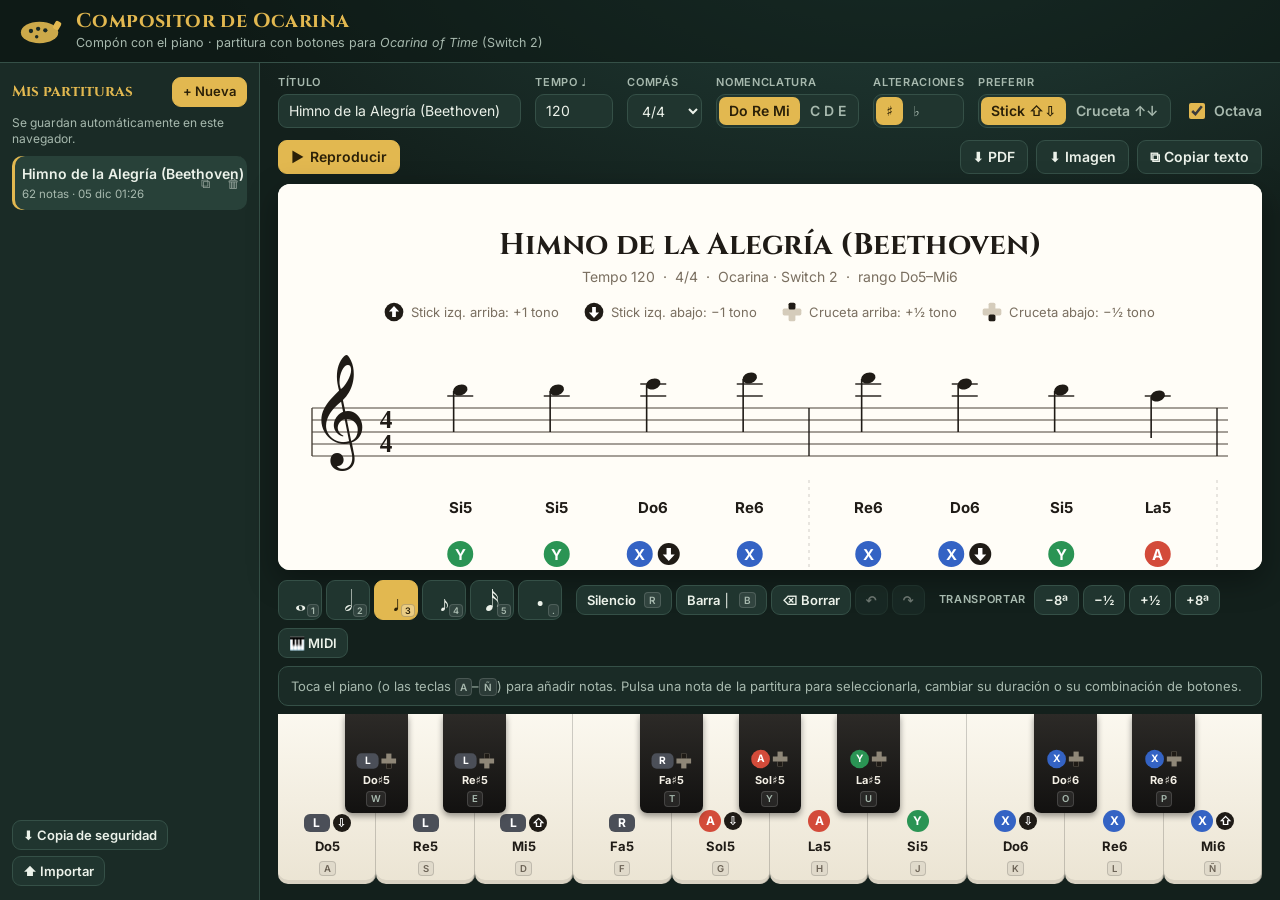
<file: index.html>
<!doctype html>
<html lang="es">
<head>
  <meta charset="utf-8">
  <meta name="viewport" content="width=device-width, initial-scale=1">
  <title>Compositor de Ocarina</title>
  <meta name="description" content="Compón con un piano y obtén partituras con los botones de la ocarina de Ocarina of Time (Switch 2).">
  <link rel="preconnect" href="https://fonts.googleapis.com">
  <link rel="preconnect" href="https://fonts.gstatic.com" crossorigin>
  <link href="https://fonts.googleapis.com/css2?family=Cinzel:wght@600;700&family=Inter:wght@400;600;700&family=Noto+Music&display=swap" rel="stylesheet">
  <link rel="stylesheet" href="css/styles.css">
</head>
<body>
  <header class="topbar">
    <button id="toggleLibrary" class="icon-btn lib-toggle" aria-label="Mis partituras" title="Mis partituras">☰</button>
    <div class="brand">
      <svg class="logo" viewBox="0 0 64 40" aria-hidden="true">
        <ellipse cx="30" cy="22" rx="26" ry="15" fill="currentColor" opacity=".9"/>
        <rect x="50" y="6" width="9" height="12" rx="3" fill="currentColor" transform="rotate(30 54 12)"/>
        <circle cx="18" cy="20" r="3" fill="#1b2a25"/><circle cx="28" cy="17" r="3" fill="#1b2a25"/>
        <circle cx="38" cy="19" r="3" fill="#1b2a25"/><circle cx="26" cy="28" r="2.4" fill="#1b2a25"/>
      </svg>
      <div>
        <h1>Compositor de Ocarina</h1>
        <p>Compón con el piano · partitura con botones para <em>Ocarina of Time</em> (Switch 2)</p>
      </div>
    </div>
  </header>

  <div class="layout">
    <aside id="library" class="library" aria-label="Mis partituras">
      <div class="lib-head">
        <h2>Mis partituras</h2>
        <button id="newScore" class="btn primary small">+ Nueva</button>
      </div>
      <p class="lib-note">Se guardan automáticamente en este navegador.</p>
      <ul id="scoreList" class="score-list"></ul>
      <div class="lib-foot">
        <button id="exportJson" class="btn small">⬇ Copia de seguridad</button>
        <label class="btn small">⬆ Importar<input type="file" id="importJson" accept=".json,application/json" hidden></label>
      </div>
    </aside>
    <div id="libScrim" class="scrim" hidden></div>

    <main class="main">
      <section class="toolbar">
        <div class="field grow">
          <label for="title">Título</label>
          <input id="title" type="text" maxlength="80" placeholder="Mi canción">
        </div>
        <div class="field">
          <label for="tempo">Tempo ♩</label>
          <input id="tempo" type="number" min="30" max="300" step="1">
        </div>
        <div class="field">
          <label for="timeSig">Compás</label>
          <select id="timeSig">
            <option value="4/4">4/4</option>
            <option value="3/4">3/4</option>
            <option value="2/4">2/4</option>
            <option value="6/8">6/8</option>
            <option value="free">Libre</option>
          </select>
        </div>

        <div class="field">
          <span class="label">Nomenclatura</span>
          <div class="seg" data-setting="naming" role="group" aria-label="Nomenclatura">
            <button data-value="solfege">Do Re Mi</button>
            <button data-value="letters">C D E</button>
          </div>
        </div>
        <div class="field">
          <span class="label">Alteraciones</span>
          <div class="seg" data-setting="acc" role="group" aria-label="Alteraciones">
            <button data-value="sharp">♯</button>
            <button data-value="flat">♭</button>
          </div>
        </div>
        <div class="field">
          <span class="label">Preferir</span>
          <div class="seg" data-setting="method" role="group" aria-label="Método preferido">
            <button data-value="stick" title="Usar el stick izquierdo (⇧ ⇩) cuando sea posible">Stick ⇧⇩</button>
            <button data-value="dpad" title="Usar la cruceta (↑ ↓) cuando sea posible">Cruceta ↑↓</button>
          </div>
        </div>
        <label class="check"><input type="checkbox" id="showOctave"> Octava</label>
      </section>

      <section class="actions">
        <button id="playBtn" class="btn primary"><span class="play-ico">▶</span> <span class="play-txt">Reproducir</span></button>
        <div class="spacer"></div>
        <button id="pdfBtn" class="btn">⬇ PDF</button>
        <button id="pngBtn" class="btn">⬇ Imagen</button>
        <button id="txtBtn" class="btn">⧉ Copiar texto</button>
      </section>

      <section class="score-wrap" id="scoreWrap">
        <canvas id="scoreCanvas" aria-label="Partitura"></canvas>
      </section>

      <section class="dock">
        <div class="editor">
          <div class="group" role="group" aria-label="Duración">
            <button class="dur" data-dur="w" title="Redonda (1)"><span class="nglyph">𝅝</span><kbd>1</kbd></button>
            <button class="dur" data-dur="h" title="Blanca (2)"><span class="nglyph">𝅗𝅥</span><kbd>2</kbd></button>
            <button class="dur" data-dur="q" title="Negra (3)"><span class="nglyph">♩</span><kbd>3</kbd></button>
            <button class="dur" data-dur="e" title="Corchea (4)"><span class="nglyph">♪</span><kbd>4</kbd></button>
            <button class="dur" data-dur="s" title="Semicorchea (5)"><span class="nglyph">𝅘𝅥𝅯</span><kbd>5</kbd></button>
            <button id="dotBtn" class="dur" title="Puntillo (.)"><span class="nglyph">•</span><kbd>.</kbd></button>
          </div>
          <div class="group">
            <button id="restBtn" class="btn small" title="Añadir silencio (R)">Silencio <kbd>R</kbd></button>
            <button id="barBtn" class="btn small" title="Barra de compás (B)">Barra │ <kbd>B</kbd></button>
            <button id="delBtn" class="btn small" title="Borrar nota seleccionada (Retroceso)">⌫ Borrar</button>
            <button id="undoBtn" class="btn small" title="Deshacer (Ctrl+Z)">↶</button>
            <button id="redoBtn" class="btn small" title="Rehacer (Ctrl+Y)">↷</button>
          </div>
          <div class="group" role="group" aria-label="Transportar">
            <span class="mini-label">Transportar</span>
            <button class="btn small" data-tr="-12" title="Bajar una octava">−8ª</button>
            <button class="btn small" data-tr="-1" title="Bajar medio tono">−½</button>
            <button class="btn small" data-tr="1" title="Subir medio tono">+½</button>
            <button class="btn small" data-tr="12" title="Subir una octava">+8ª</button>
          </div>
          <div class="group">
            <button id="midiBtn" class="btn small" title="Usar un teclado MIDI conectado">🎹 MIDI</button>
          </div>
        </div>
        <div id="selInfo" class="sel-info"></div>
        <div class="piano-wrap">
          <div id="piano" class="piano" aria-label="Piano"></div>
        </div>
      </section>
    </main>
  </div>

  <div id="toast" class="toast" role="status" aria-live="polite"></div>

  <script src="js/notes.js"></script>
  <script src="js/render.js"></script>
  <script src="js/audio.js"></script>
  <script src="js/pdf.js"></script>
  <script src="js/app.js"></script>
</body>
</html>
</file>
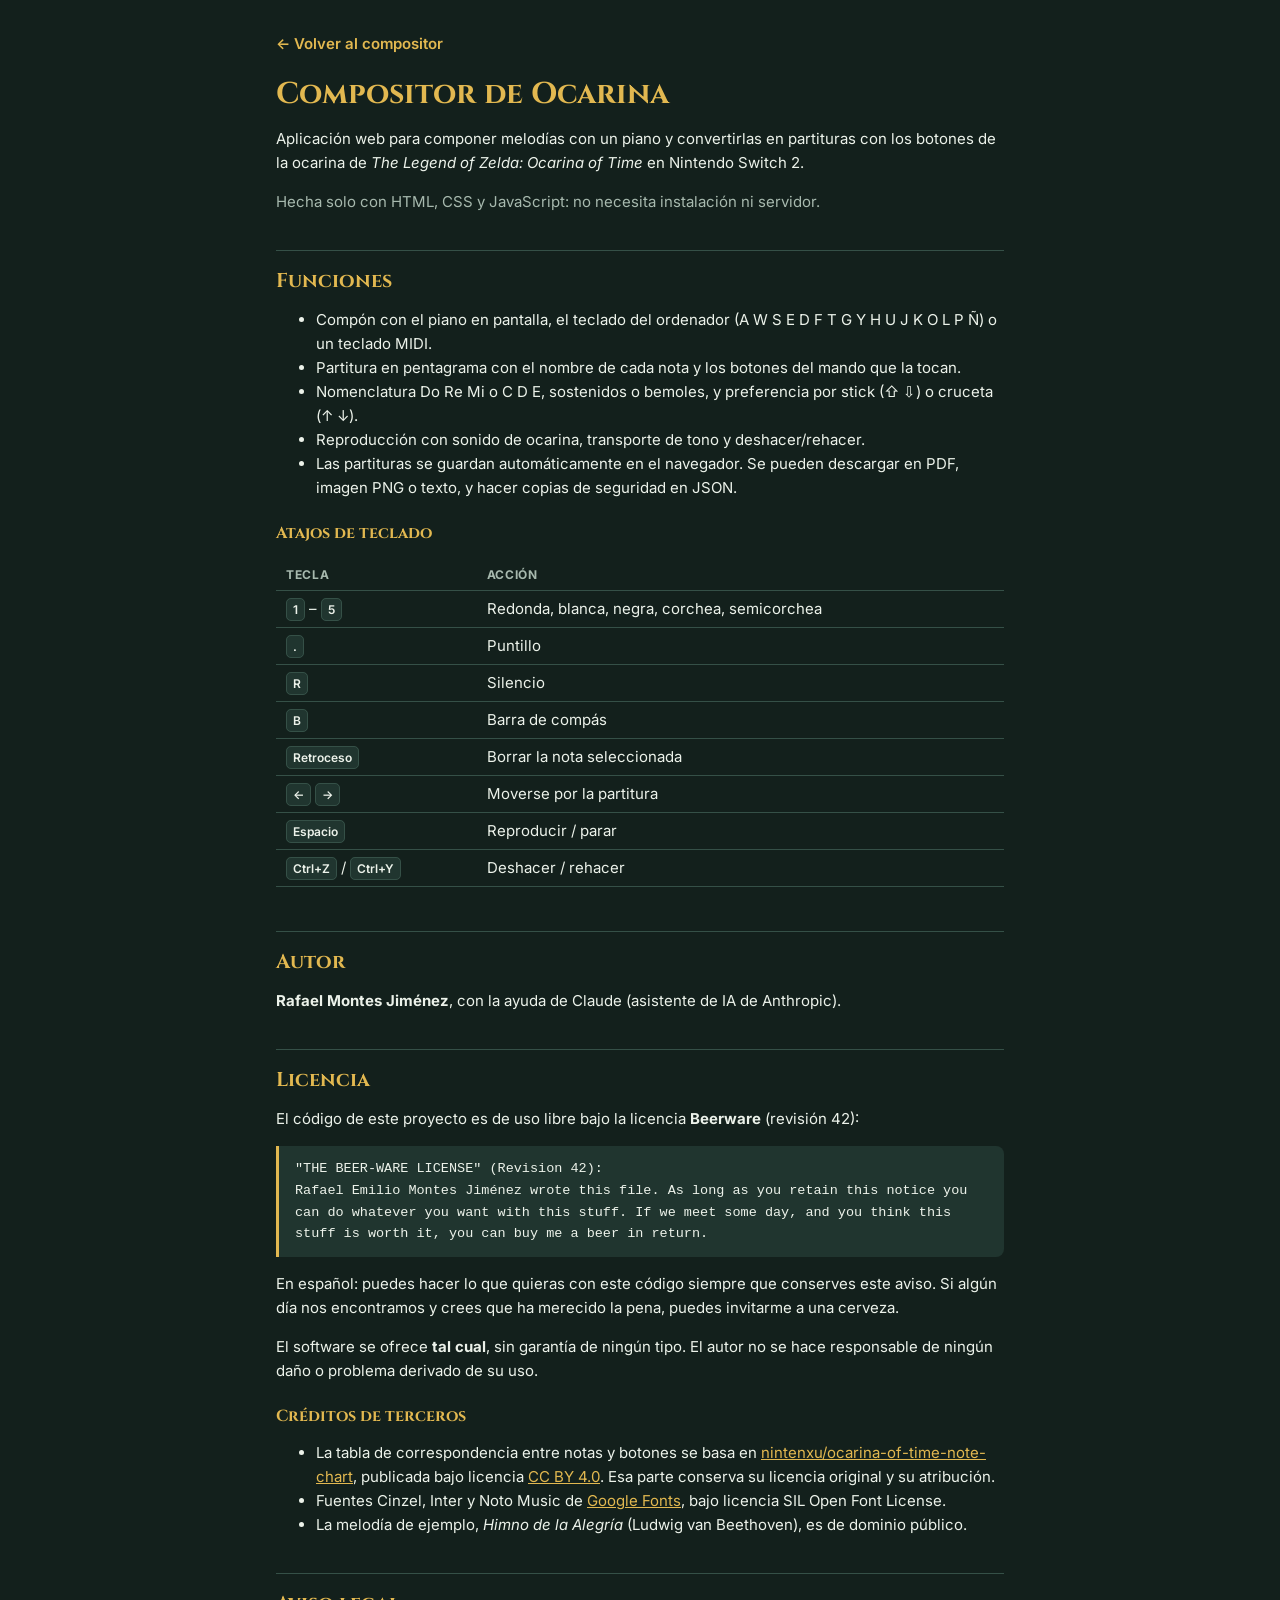
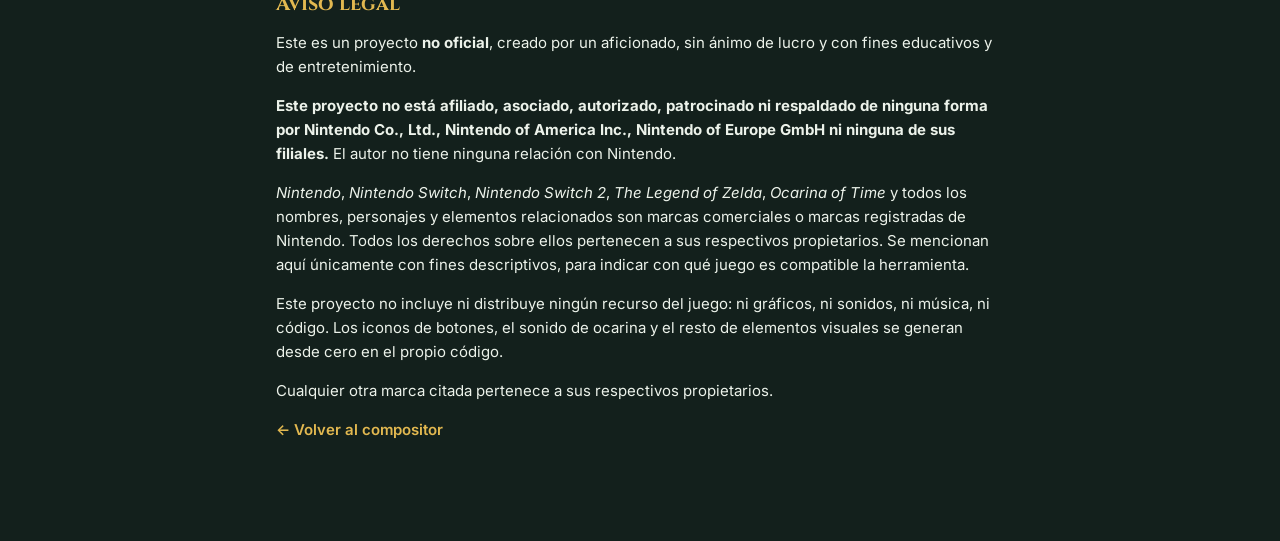
<file: acerca.html>
<!doctype html>
<html lang="es">
<head>
  <meta charset="utf-8">
  <meta name="viewport" content="width=device-width, initial-scale=1">
  <title>Acerca del Compositor de Ocarina</title>
  <link rel="preconnect" href="https://fonts.googleapis.com">
  <link rel="preconnect" href="https://fonts.gstatic.com" crossorigin>
  <link href="https://fonts.googleapis.com/css2?family=Cinzel:wght@700&family=Inter:wght@400;600;700&display=swap" rel="stylesheet">
  <style>
    :root { color-scheme: dark; --bg: #13201c; --panel: #20352f; --line: #355047; --text: #ecf2ea; --muted: #a7b9ae; --gold: #e2b850; }
    * { box-sizing: border-box; }
    body { margin: 0; background: var(--bg); color: var(--text); font: 15px/1.6 "Inter", system-ui, -apple-system, "Segoe UI", Roboto, sans-serif; }
    main { max-width: 760px; margin: 0 auto; padding: 32px 16px 64px; }
    a { color: var(--gold); }
    .back { display: inline-block; margin-bottom: 20px; font-weight: 600; text-decoration: none; }
    .back:hover { text-decoration: underline; }
    h1, h2, h3 { font-family: "Cinzel", Georgia, serif; color: var(--gold); line-height: 1.2; text-wrap: balance; }
    h1 { font-size: 30px; margin: 0 0 12px; }
    h2 { font-size: 20px; margin: 36px 0 10px; padding-top: 18px; border-top: 1px solid var(--line); }
    h3 { font-size: 16px; margin: 24px 0 8px; }
    p, li { color: var(--text); }
    .muted { color: var(--muted); }
    table { border-collapse: collapse; width: 100%; margin: 8px 0; }
    th, td { text-align: left; padding: 6px 10px; border-bottom: 1px solid var(--line); }
    th { color: var(--muted); font-size: 12px; text-transform: uppercase; letter-spacing: .06em; }
    kbd { font: 600 12px/1 "Inter", sans-serif; padding: 3px 6px; border-radius: 5px; background: var(--panel); border: 1px solid var(--line); }
    blockquote { margin: 12px 0; padding: 12px 16px; background: var(--panel); border-left: 3px solid var(--gold); border-radius: 0 8px 8px 0; font-family: ui-monospace, Menlo, Consolas, monospace; font-size: 13.5px; }
    .table-wrap { overflow-x: auto; }
  </style>
</head>
<body>
<main>
  <a class="back" href="index.html">← Volver al compositor</a>

  <h1>Compositor de Ocarina</h1>
  <p>Aplicación web para componer melodías con un piano y convertirlas en partituras con los botones de la ocarina de <em>The Legend of Zelda: Ocarina of Time</em> en Nintendo Switch 2.</p>
  <p class="muted">Hecha solo con HTML, CSS y JavaScript: no necesita instalación ni servidor.</p>

  <h2>Funciones</h2>
  <ul>
    <li>Compón con el piano en pantalla, el teclado del ordenador (A W S E D F T G Y H U J K O L P Ñ) o un teclado MIDI.</li>
    <li>Partitura en pentagrama con el nombre de cada nota y los botones del mando que la tocan.</li>
    <li>Nomenclatura Do Re Mi o C D E, sostenidos o bemoles, y preferencia por stick (⇧ ⇩) o cruceta (↑ ↓).</li>
    <li>Reproducción con sonido de ocarina, transporte de tono y deshacer/rehacer.</li>
    <li>Las partituras se guardan automáticamente en el navegador. Se pueden descargar en PDF, imagen PNG o texto, y hacer copias de seguridad en JSON.</li>
  </ul>

  <h3>Atajos de teclado</h3>
  <div class="table-wrap">
    <table>
      <thead><tr><th>Tecla</th><th>Acción</th></tr></thead>
      <tbody>
        <tr><td><kbd>1</kbd> – <kbd>5</kbd></td><td>Redonda, blanca, negra, corchea, semicorchea</td></tr>
        <tr><td><kbd>.</kbd></td><td>Puntillo</td></tr>
        <tr><td><kbd>R</kbd></td><td>Silencio</td></tr>
        <tr><td><kbd>B</kbd></td><td>Barra de compás</td></tr>
        <tr><td><kbd>Retroceso</kbd></td><td>Borrar la nota seleccionada</td></tr>
        <tr><td><kbd>←</kbd> <kbd>→</kbd></td><td>Moverse por la partitura</td></tr>
        <tr><td><kbd>Espacio</kbd></td><td>Reproducir / parar</td></tr>
        <tr><td><kbd>Ctrl+Z</kbd> / <kbd>Ctrl+Y</kbd></td><td>Deshacer / rehacer</td></tr>
      </tbody>
    </table>
  </div>

  <h2>Autor</h2>
  <p><strong>Rafael Montes Jiménez</strong>, con la ayuda de Claude (asistente de IA de Anthropic).</p>

  <h2>Licencia</h2>
  <p>El código de este proyecto es de uso libre bajo la licencia <strong>Beerware</strong> (revisión 42):</p>
  <blockquote>"THE BEER-WARE LICENSE" (Revision 42):<br>
  Rafael Emilio Montes Jiménez wrote this file. As long as you retain this notice you can do whatever you want with this stuff. If we meet some day, and you think this stuff is worth it, you can buy me a beer in return.</blockquote>
  <p>En español: puedes hacer lo que quieras con este código siempre que conserves este aviso. Si algún día nos encontramos y crees que ha merecido la pena, puedes invitarme a una cerveza.</p>
  <p>El software se ofrece <strong>tal cual</strong>, sin garantía de ningún tipo. El autor no se hace responsable de ningún daño o problema derivado de su uso.</p>

  <h3>Créditos de terceros</h3>
  <ul>
    <li>La tabla de correspondencia entre notas y botones se basa en <a href="https://github.com/nintenxu/ocarina-of-time-note-chart" target="_blank" rel="noopener">nintenxu/ocarina-of-time-note-chart</a>, publicada bajo licencia <a href="https://creativecommons.org/licenses/by/4.0/" target="_blank" rel="noopener">CC BY 4.0</a>. Esa parte conserva su licencia original y su atribución.</li>
    <li>Fuentes Cinzel, Inter y Noto Music de <a href="https://fonts.google.com/" target="_blank" rel="noopener">Google Fonts</a>, bajo licencia SIL Open Font License.</li>
    <li>La melodía de ejemplo, <em>Himno de la Alegría</em> (Ludwig van Beethoven), es de dominio público.</li>
  </ul>

  <h2>Aviso legal</h2>
  <p>Este es un proyecto <strong>no oficial</strong>, creado por un aficionado, sin ánimo de lucro y con fines educativos y de entretenimiento.</p>
  <p><strong>Este proyecto no está afiliado, asociado, autorizado, patrocinado ni respaldado de ninguna forma por Nintendo Co., Ltd., Nintendo of America Inc., Nintendo of Europe GmbH ni ninguna de sus filiales.</strong> El autor no tiene ninguna relación con Nintendo.</p>
  <p><em>Nintendo</em>, <em>Nintendo Switch</em>, <em>Nintendo Switch 2</em>, <em>The Legend of Zelda</em>, <em>Ocarina of Time</em> y todos los nombres, personajes y elementos relacionados son marcas comerciales o marcas registradas de Nintendo. Todos los derechos sobre ellos pertenecen a sus respectivos propietarios. Se mencionan aquí únicamente con fines descriptivos, para indicar con qué juego es compatible la herramienta.</p>
  <p>Este proyecto no incluye ni distribuye ningún recurso del juego: ni gráficos, ni sonidos, ni música, ni código. Los iconos de botones, el sonido de ocarina y el resto de elementos visuales se generan desde cero en el propio código.</p>
  <p>Cualquier otra marca citada pertenece a sus respectivos propietarios.</p>

  <p><a class="back" href="index.html">← Volver al compositor</a></p>
</main>
</body>
</html>
</file>
<file: css/styles.css>
:root {
  color-scheme: dark;
  --bg: #13201c;
  --bg2: #1a2b26;
  --panel: #20352f;
  --panel2: #284139;
  --line: #355047;
  --text: #ecf2ea;
  --muted: #a7b9ae;
  --gold: #e2b850;
  --gold-ink: #2b2008;
  --paper: #fffdf7;
  --radius: 12px;
  --A: #d34b3a;
  --X: #3463c4;
  --Y: #2a9454;
  --LR: #4b4f58;
  --ui: "Inter", system-ui, -apple-system, "Segoe UI", Roboto, sans-serif;
  --music: "Noto Music", "Bravura", "Segoe UI Symbol", "Apple Symbols", serif;
}

* { box-sizing: border-box; }
html, body { height: 100%; }
body {
  margin: 0;
  background: radial-gradient(1200px 600px at 70% -10%, #23403a 0%, transparent 60%), var(--bg);
  color: var(--text);
  font: 14px/1.4 var(--ui);
  display: flex;
  flex-direction: column;
  overflow: hidden;
}
button { font: inherit; color: inherit; }
kbd {
  font: 600 10px/1 var(--ui);
  padding: 2px 4px;
  border-radius: 4px;
  background: rgba(255,255,255,.08);
  border: 1px solid rgba(255,255,255,.14);
  color: var(--muted);
}

/* ---------- cabecera ---------- */
.topbar {
  display: flex; align-items: center; gap: 12px;
  padding: 10px 18px;
  border-bottom: 1px solid var(--line);
  background: rgba(10, 20, 17, .5);
}
.brand { display: flex; align-items: center; gap: 12px; min-width: 0; }
.logo { width: 46px; height: 30px; color: var(--gold); flex: none; }
.brand h1 { font: 700 20px/1.1 "Cinzel", Georgia, serif; margin: 0; letter-spacing: .02em; color: var(--gold); }
.brand p { margin: 2px 0 0; color: var(--muted); font-size: 12.5px; white-space: nowrap; overflow: hidden; text-overflow: ellipsis; }
.icon-btn {
  border: 0; background: transparent; cursor: pointer;
  width: 34px; height: 34px; border-radius: 8px; font-size: 17px; flex: none;
}
.icon-btn:hover { background: rgba(255,255,255,.08); }
.lib-toggle { display: none; }

/* ---------- layout ---------- */
.layout { flex: 1; display: flex; min-height: 0; }
.library {
  width: 260px; flex: none;
  border-right: 1px solid var(--line);
  background: var(--bg2);
  display: flex; flex-direction: column;
  padding: 14px 12px;
  gap: 8px;
}
.lib-head { display: flex; align-items: center; justify-content: space-between; }
.lib-head h2 { margin: 0; font: 700 15px/1 "Cinzel", Georgia, serif; color: var(--gold); }
.lib-note { margin: 0; color: var(--muted); font-size: 12px; }
.score-list { list-style: none; margin: 0; padding: 0; overflow: auto; flex: 1; display: flex; flex-direction: column; gap: 4px; }
.score-item { display: flex; align-items: center; border-radius: 10px; }
.score-item:hover { background: rgba(255,255,255,.04); }
.score-item.active { background: var(--panel2); box-shadow: inset 3px 0 0 var(--gold); }
.score-item .open {
  flex: 1; min-width: 0; text-align: left; border: 0; background: transparent; cursor: pointer;
  padding: 8px 10px; display: flex; flex-direction: column; gap: 2px;
}
.s-title { font-weight: 600; white-space: nowrap; overflow: hidden; text-overflow: ellipsis; }
.s-meta { color: var(--muted); font-size: 11.5px; }
.score-item .icon-btn { width: 28px; height: 28px; font-size: 13px; opacity: .55; }
.score-item:hover .icon-btn { opacity: 1; }
.lib-foot { display: flex; gap: 6px; flex-wrap: wrap; }
.scrim { display: none; }

.main { flex: 1; min-width: 0; display: flex; flex-direction: column; min-height: 0; }

/* ---------- barra de herramientas ---------- */
.toolbar {
  display: flex; flex-wrap: wrap; align-items: flex-end; gap: 10px 14px;
  padding: 12px 18px 8px;
}
.field { display: flex; flex-direction: column; gap: 4px; }
.field.grow { flex: 1 1 200px; }
.field label, .field .label, .mini-label { font-size: 11px; text-transform: uppercase; letter-spacing: .06em; color: var(--muted); font-weight: 600; }
input[type=text], input[type=number], select {
  background: var(--panel); color: var(--text);
  border: 1px solid var(--line); border-radius: 9px;
  padding: 7px 10px; font: inherit; height: 34px;
}
input[type=number] { width: 78px; }
input:focus, select:focus, button:focus-visible { outline: 2px solid var(--gold); outline-offset: 1px; }
.seg { display: inline-flex; background: var(--panel); border: 1px solid var(--line); border-radius: 9px; padding: 2px; height: 34px; }
.seg button { border: 0; background: transparent; padding: 0 10px; border-radius: 7px; cursor: pointer; color: var(--muted); font-weight: 600; white-space: nowrap; }
.seg button.on { background: var(--gold); color: var(--gold-ink); }
.check { display: inline-flex; align-items: center; gap: 6px; height: 34px; color: var(--muted); font-weight: 600; cursor: pointer; }
.check input { accent-color: var(--gold); width: 16px; height: 16px; }

.actions { display: flex; gap: 8px; padding: 4px 18px 10px; flex-wrap: wrap; }
.spacer { flex: 1; }
.btn {
  display: inline-flex; align-items: center; gap: 6px;
  border: 1px solid var(--line); background: var(--panel); color: var(--text);
  border-radius: 9px; padding: 0 12px; height: 34px; cursor: pointer; font-weight: 600; white-space: nowrap;
}
.btn:hover:not(:disabled) { background: var(--panel2); }
.btn:disabled { opacity: .4; cursor: default; }
.btn.small { height: 30px; padding: 0 10px; font-size: 13px; }
.btn.primary { background: var(--gold); color: var(--gold-ink); border-color: var(--gold); }
.btn.primary:hover { background: #ecc767; }
.btn.primary.playing { background: #e07a5f; border-color: #e07a5f; color: #2a0e06; }
.btn.ghost { background: transparent; }
.btn.on { border-color: var(--gold); color: var(--gold); }
label.btn { cursor: pointer; }

/* ---------- partitura ---------- */
.score-wrap {
  flex: 1; min-height: 140px; overflow: auto;
  margin: 0 18px; border-radius: var(--radius);
  background: var(--paper);
  box-shadow: 0 10px 30px rgba(0,0,0,.35), inset 0 0 0 1px rgba(0,0,0,.05);
}
#scoreCanvas { display: block; cursor: pointer; }

/* ---------- dock inferior ---------- */
.dock { padding: 10px 18px 14px; display: flex; flex-direction: column; gap: 8px; }
.editor { display: flex; flex-wrap: wrap; gap: 8px 14px; align-items: center; }
.group { display: flex; gap: 4px; align-items: center; flex-wrap: wrap; }
.dur {
  position: relative; width: 44px; height: 40px; border-radius: 9px;
  border: 1px solid var(--line); background: var(--panel); cursor: pointer;
  display: inline-flex; align-items: center; justify-content: center;
}
.dur .nglyph { font: 22px/1 var(--music); }
.dur kbd { position: absolute; right: 2px; bottom: 2px; font-size: 9px; padding: 1px 3px; }
.dur.on { background: var(--gold); color: var(--gold-ink); border-color: var(--gold); }
.dur.on kbd { color: var(--gold-ink); border-color: rgba(0,0,0,.2); background: rgba(255,255,255,.3); }
.btn kbd { margin-left: 2px; }
.mini-label { margin-right: 4px; }

.sel-info {
  display: flex; flex-wrap: wrap; align-items: center; gap: 8px 14px;
  min-height: 40px; padding: 6px 12px;
  background: var(--bg2); border: 1px solid var(--line); border-radius: 10px;
}
.sel-info .hint { color: var(--muted); font-size: 13px; }
.sel-label b { color: var(--gold); }
.alts { display: inline-flex; align-items: center; gap: 6px; }
.alt { border: 1px solid var(--line); background: var(--panel); border-radius: 8px; padding: 3px 8px; cursor: pointer; }
.alt.on { border-color: var(--gold); background: rgba(226,184,80,.15); }

/* glifos de botones en HTML */
.combo { display: inline-flex; align-items: center; gap: 3px; vertical-align: middle; }
.kbtn {
  display: inline-flex; align-items: center; justify-content: center;
  width: 22px; height: 22px; border-radius: 50%;
  color: #fff; font: 700 12px/1 var(--ui);
}
.k-A { background: var(--A); } .k-X { background: var(--X); } .k-Y { background: var(--Y); }
.k-L, .k-R { background: var(--LR); border-radius: 6px; width: 26px; height: 18px; }
.kmod { display: inline-flex; align-items: center; justify-content: center; font: 700 12px/1 var(--ui); width: 18px; height: 18px; }
.kmod.stick { background: #1f1b16; color: #fff; border-radius: 50%; }
.kmod.dpad { background: #d5ccbb; color: #1f1b16; border-radius: 4px;
  clip-path: polygon(33% 0, 67% 0, 67% 33%, 100% 33%, 100% 67%, 67% 67%, 67% 100%, 33% 100%, 33% 67%, 0 67%, 0 33%, 33% 33%);
  font-size: 0; position: relative; }
.kmod.dpad::after { content: ""; position: absolute; left: 33%; width: 34%; height: 34%; background: #1f1b16; }
.kmod.dpad.up::after { top: 0; }
.kmod.dpad.down::after { bottom: 0; }

/* ---------- piano ---------- */
.piano-wrap { overflow-x: auto; padding-bottom: 2px; }
.piano { position: relative; height: 170px; min-width: 640px; user-select: none; touch-action: none; }
.key {
  position: absolute; top: 0; border: 0; cursor: pointer; padding: 0;
  display: flex; flex-direction: column; align-items: center; justify-content: flex-end;
  gap: 5px; padding-bottom: 8px;
}
.key.white {
  height: 100%;
  background: linear-gradient(#fbf8ef, #ebe4d3);
  color: #1f1b16;
  border-radius: 0 0 10px 10px;
  box-shadow: inset -1px 0 0 rgba(0,0,0,.18), inset 0 -4px 0 rgba(0,0,0,.08);
  z-index: 1;
}
.key.black {
  height: 58%;
  background: linear-gradient(#2c2a27, #121110);
  color: #f3efe5;
  border-radius: 0 0 7px 7px;
  z-index: 2;
  box-shadow: 0 3px 6px rgba(0,0,0,.4);
  gap: 3px; padding-bottom: 6px;
}
.key.white:hover { background: linear-gradient(#fffdf6, #f3ecdc); }
.key.black:hover { background: linear-gradient(#3a3733, #1c1a18); }
.key.down.white { background: linear-gradient(#f6dd93, #e2b850); }
.key.down.black { background: linear-gradient(#a7862f, #7d6320); }
.k-name { font-weight: 700; font-size: 13px; }
.key.black .k-name { font-size: 11px; }
.k-kbd { font-size: 9.5px; }
.key.white .k-kbd { background: rgba(0,0,0,.05); border-color: rgba(0,0,0,.15); color: #6b6255; }
.key.black .combo { transform: scale(.85); }
.key.black .kmod.dpad { background: #8f8778; }

/* ---------- aviso ---------- */
.toast {
  position: fixed; left: 50%; bottom: 24px; transform: translate(-50%, 20px);
  background: #0c1512; color: var(--text); border: 1px solid var(--line);
  padding: 10px 16px; border-radius: 10px; opacity: 0; pointer-events: none;
  transition: opacity .2s, transform .2s; z-index: 50; max-width: calc(100vw - 32px); text-align: center;
}
.toast.show { opacity: 1; transform: translate(-50%, 0); }

/* ---------- responsive ---------- */
@media (max-width: 900px) {
  .lib-toggle { display: inline-flex; align-items: center; justify-content: center; }
  .library {
    position: fixed; top: 0; bottom: 0; left: 0; z-index: 40;
    transform: translateX(-100%); transition: transform .2s;
    box-shadow: 10px 0 30px rgba(0,0,0,.4);
  }
  .library.open { transform: none; }
  .scrim:not([hidden]) { display: block; position: fixed; inset: 0; background: rgba(0,0,0,.45); z-index: 30; }
}
@media (max-width: 640px) {
  body { overflow: auto; }
  .layout, .main { min-height: auto; }
  .topbar { padding: 8px 16px; }
  .brand p { display: none; }
  .toolbar, .actions, .dock { padding-left: 16px; padding-right: 16px; }
  .score-wrap { margin: 0 16px; min-height: 320px; max-height: 60vh; }
  .actions .spacer { display: none; }
  .piano { height: 150px; }
}

.score-item .icon-btn.del.confirm { width: auto; padding: 0 8px; font-size: 12px; font-weight: 700; opacity: 1; background: #b8432f; color: #fff; }

.about-link { margin-left: auto; color: var(--muted); font-weight: 600; font-size: 13px; text-decoration: none; padding: 6px 10px; border-radius: 8px; white-space: nowrap; }
.about-link:hover { color: var(--gold); background: rgba(255,255,255,.06); }
@media (max-width: 640px) {
  .brand { min-width: 0; flex: 1; }
  .brand h1 { font-size: 16px; }
  .logo { width: 36px; height: 24px; }
  .about-extra { display: none; }
  .about-link { flex: none; padding: 6px 4px; }
}
</file>
